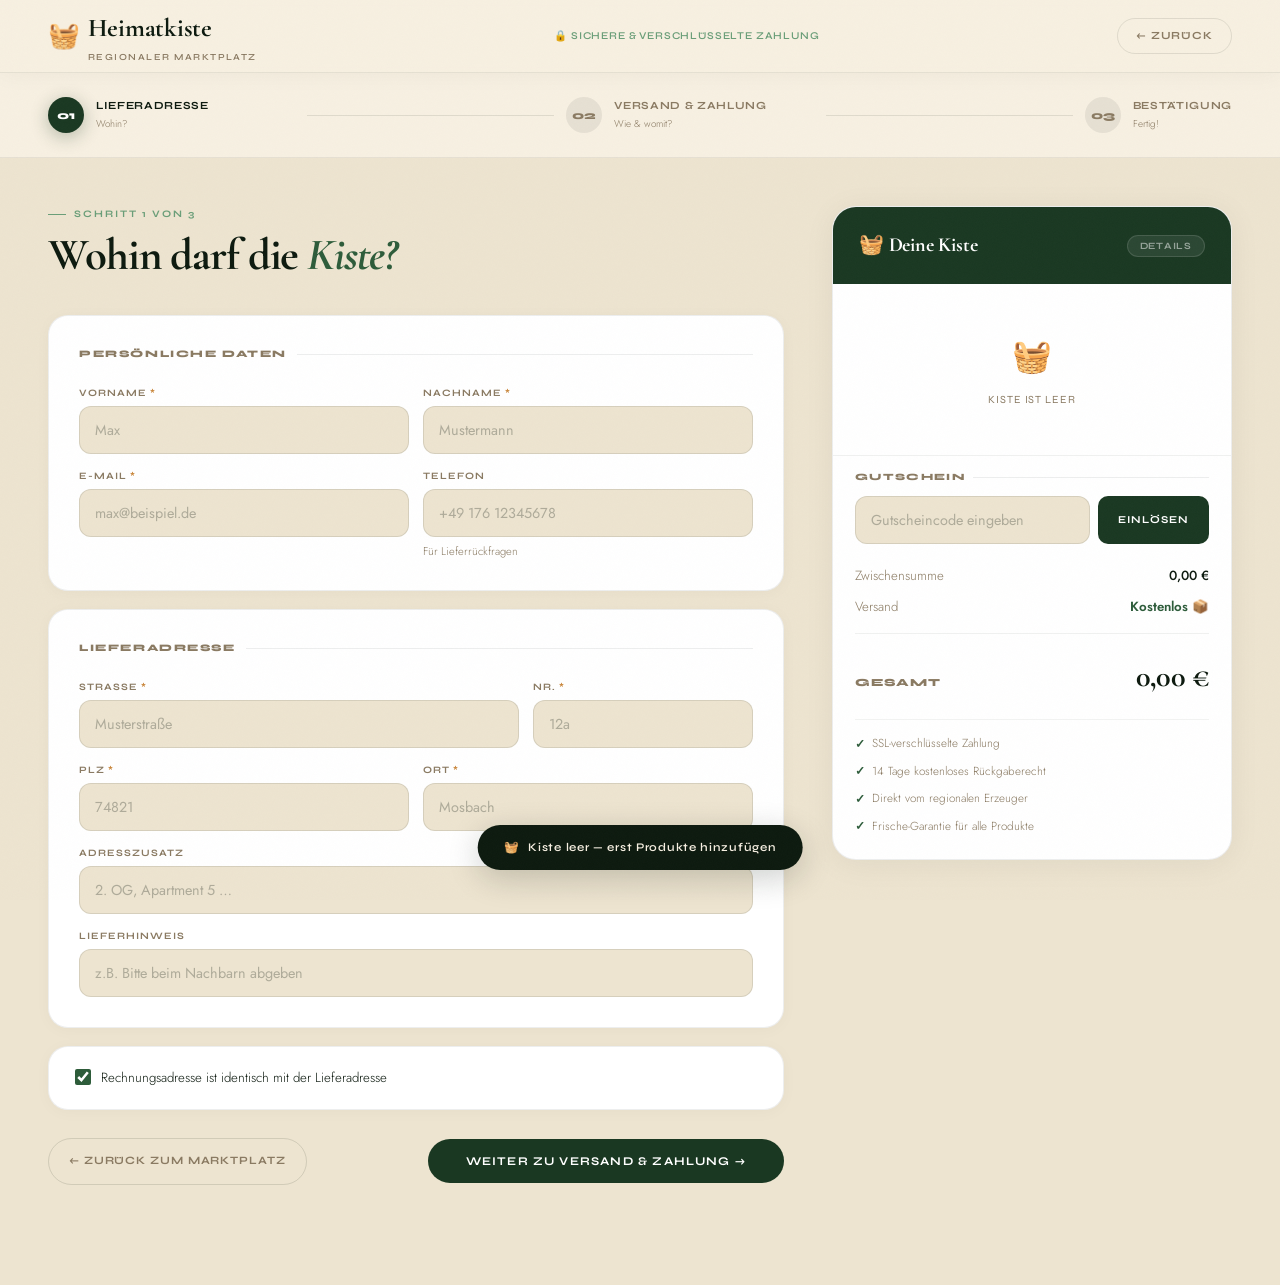
<file: HeimatkisteCheckout.html>
<!DOCTYPE html>
<html lang="de">
<head>
<meta charset="UTF-8">
<meta name="viewport" content="width=device-width, initial-scale=1.0">
<title>Heimatkiste — Kasse</title>
<link rel="preconnect" href="https://fonts.googleapis.com">
<link href="https://fonts.googleapis.com/css2?family=Cormorant+Garamond:ital,wght@0,400;0,600;0,700;1,400;1,600;1,700&family=Syne:wght@400;500;600;700;800&family=Jost:wght@300;400;500&display=swap" rel="stylesheet">
<style>
:root {
  --ink:#0d1a0f; --forest:#1a3822; --leaf:#2d5c3a; --moss:#3d6b47;
  --sage:#6a9e78; --mint:#c4dbc9; --amber:#c9863a; --amber2:#e8a84e;
  --cream:#f7f0e2; --parch:#ede4d0; --wheat:#d6c5a0; --chalk:#8a7a62;
  --rust:#b84c2a; --white:#fffdf8; --red:#c93a2a;
  --display:'Cormorant Garamond',Georgia,serif;
  --ui:'Syne',sans-serif; --body:'Jost',sans-serif;
  --ease:cubic-bezier(0.16,1,0.3,1);
}
*,*::before,*::after{box-sizing:border-box;margin:0;padding:0;}
html{scroll-behavior:smooth;font-size:16px;}
body{background:var(--parch);color:var(--ink);font-family:var(--body);font-weight:400;line-height:1.65;overflow-x:hidden;min-height:100vh;}
img{display:block;max-width:100%;}a{text-decoration:none;color:inherit;}
button{cursor:pointer;border:none;font-family:inherit;background:none;}
input,select,textarea{font-family:var(--body);}
body::before{content:'';position:fixed;inset:0;z-index:9999;pointer-events:none;opacity:.024;background-image:url("data:image/svg+xml,%3Csvg xmlns='http://www.w3.org/2000/svg' width='200' height='200'%3E%3Cfilter id='n'%3E%3CfeTurbulence type='fractalNoise' baseFrequency='0.9' numOctaves='4' stitchTiles='stitch'/%3E%3C/filter%3E%3Crect width='200' height='200' filter='url(%23n)'/%3E%3C/svg%3E");background-size:150px;}

/* HEADER */
header{background:rgba(247,240,226,.97);backdrop-filter:blur(20px);border-bottom:1px solid rgba(13,26,15,.07);position:sticky;top:0;z-index:200;box-shadow:0 2px 24px rgba(13,26,15,.04);}
.nav{max-width:1320px;margin:0 auto;padding:0 48px;height:72px;display:flex;align-items:center;justify-content:space-between;gap:24px;}
.logo{font-family:var(--display);font-size:1.6rem;font-weight:700;color:var(--ink);display:flex;align-items:center;gap:8px;letter-spacing:-.01em;}
.logo-sub{font-family:var(--ui);font-size:.58rem;font-weight:600;letter-spacing:.16em;text-transform:uppercase;color:var(--chalk);margin-top:1px;}
.nav-secure{display:flex;align-items:center;gap:6px;font-family:var(--ui);font-size:.65rem;font-weight:600;letter-spacing:.08em;text-transform:uppercase;color:var(--sage);}
.nav-back{font-family:var(--ui);font-size:.68rem;font-weight:700;letter-spacing:.08em;text-transform:uppercase;color:var(--chalk);display:flex;align-items:center;gap:6px;transition:color .2s;padding:8px 18px;border-radius:100px;border:1.5px solid rgba(13,26,15,.1);}
.nav-back:hover{color:var(--leaf);border-color:rgba(45,92,58,.25);}

/* PROGRESS */
.progress-wrap{background:var(--cream);border-bottom:1px solid rgba(13,26,15,.07);padding:0 48px;}
.progress-inner{max-width:1320px;margin:0 auto;padding:24px 0;}
.progress-steps{display:flex;align-items:center;}
.ps-item{display:flex;align-items:center;gap:12px;flex:1;}
.ps-item:last-child{flex:none;}
.ps-num{width:36px;height:36px;border-radius:50%;display:flex;align-items:center;justify-content:center;font-family:var(--ui);font-size:.72rem;font-weight:800;flex-shrink:0;transition:all .4s var(--ease);}
.ps-item.done .ps-num{background:var(--leaf);color:white;}
.ps-item.active .ps-num{background:var(--forest);color:white;box-shadow:0 4px 18px rgba(26,56,34,.3);}
.ps-item.pending .ps-num{background:rgba(13,26,15,.07);color:var(--chalk);}
.ps-label{font-family:var(--ui);font-size:.68rem;font-weight:700;letter-spacing:.06em;text-transform:uppercase;transition:color .4s;}
.ps-item.active .ps-label{color:var(--ink);}
.ps-item.done .ps-label{color:var(--leaf);}
.ps-item.pending .ps-label{color:var(--chalk);}
.ps-sub{font-size:.62rem;color:var(--chalk);font-weight:300;margin-top:1px;}
.ps-connector{height:1px;flex:1;margin:0 12px;transition:background .5s;}
.ps-connector.done{background:var(--leaf);}
.ps-connector.pending{background:rgba(13,26,15,.1);}

/* LAYOUT */
.checkout-layout{max-width:1320px;margin:0 auto;padding:48px 48px 100px;display:grid;grid-template-columns:1fr 400px;gap:48px;align-items:start;}

/* PANELS */
.form-panel{display:none;animation:panelIn .5s var(--ease) both;}
.form-panel.active{display:block;}
@keyframes panelIn{from{opacity:0;transform:translateX(20px)}to{opacity:1;transform:translateX(0)}}
.panel-header{margin-bottom:36px;}
.panel-eyebrow{font-family:var(--ui);font-size:.62rem;font-weight:700;letter-spacing:.2em;text-transform:uppercase;color:var(--sage);display:flex;align-items:center;gap:8px;margin-bottom:10px;}
.panel-eyebrow::before{content:'';width:18px;height:1px;background:var(--sage);}
.panel-title{font-family:var(--display);font-size:clamp(2rem,3.5vw,2.8rem);font-weight:700;line-height:1.05;letter-spacing:-.025em;}
.panel-title em{font-style:italic;color:var(--leaf);}

/* FORM SECTIONS */
.form-section{background:white;border-radius:20px;border:1px solid rgba(13,26,15,.07);padding:30px;margin-bottom:18px;box-shadow:0 2px 16px rgba(13,26,15,.03);}
.form-section-title{font-family:var(--ui);font-size:.62rem;font-weight:800;letter-spacing:.16em;text-transform:uppercase;color:var(--chalk);margin-bottom:22px;display:flex;align-items:center;gap:10px;}
.form-section-title::after{content:'';flex:1;height:1px;background:rgba(13,26,15,.07);}
.form-row{display:grid;gap:14px;margin-bottom:14px;}
.form-row.cols2{grid-template-columns:1fr 1fr;}
.form-row.cols3{grid-template-columns:2fr 1fr;}
.form-row:last-child{margin-bottom:0;}
.ff{display:flex;flex-direction:column;gap:5px;}
.ff label{font-family:var(--ui);font-size:.61rem;font-weight:700;letter-spacing:.1em;text-transform:uppercase;color:var(--chalk);}
.ff .req{color:var(--amber);}
.fi{background:var(--parch);border:1.5px solid rgba(13,26,15,.1);color:var(--ink);font-size:.9rem;padding:13px 15px;border-radius:12px;outline:none;transition:all .22s;width:100%;appearance:none;}
.fi:focus{border-color:var(--leaf);background:white;box-shadow:0 0 0 3px rgba(45,92,58,.06);}
.fi::placeholder{color:rgba(13,26,15,.28);}
.fi.err{border-color:var(--red);}
.fi.ok{border-color:rgba(45,92,58,.35);}
.fi-note{font-size:.7rem;color:var(--chalk);font-weight:300;}
select.fi{background-image:url("data:image/svg+xml,%3Csvg xmlns='http://www.w3.org/2000/svg' width='12' height='7'%3E%3Cpath d='M1 1l5 5 5-5' stroke='%238a7a62' stroke-width='1.5' fill='none' stroke-linecap='round'/%3E%3C/svg%3E");background-repeat:no-repeat;background-position:right 14px center;padding-right:40px;cursor:pointer;}
.chk-row{display:flex;align-items:flex-start;gap:10px;cursor:pointer;}
.chk-row input[type=checkbox]{width:16px;height:16px;accent-color:var(--leaf);cursor:pointer;flex-shrink:0;margin-top:2px;}
.chk-label{font-size:.83rem;color:var(--ink);font-weight:300;line-height:1.65;}

/* PLZ HINT */
.plz-hint{font-size:.72rem;color:var(--sage);font-weight:500;margin-top:3px;display:none;}
.plz-hint.show{display:block;}
.zone-pill{display:inline-flex;align-items:center;background:rgba(45,92,58,.1);color:var(--leaf);font-family:var(--ui);font-size:.58rem;font-weight:700;letter-spacing:.08em;text-transform:uppercase;padding:2px 9px;border-radius:100px;margin-left:6px;}
.zone-pill.b{background:rgba(201,134,58,.12);color:var(--amber);}
.zone-pill.c{background:rgba(201,58,42,.08);color:var(--red);}

/* DELIVERY OPTS */
.delivery-opts{display:flex;flex-direction:column;gap:10px;}
.dopt{display:flex;align-items:flex-start;gap:14px;padding:18px 20px;border-radius:14px;border:2px solid rgba(13,26,15,.1);cursor:pointer;transition:all .22s;background:var(--parch);}
.dopt:hover{border-color:rgba(45,92,58,.3);}
.dopt.sel{border-color:var(--leaf);background:rgba(45,92,58,.04);}
.dopt input[type=radio]{position:absolute;opacity:0;width:0;height:0;}
.radio-dot{width:20px;height:20px;border-radius:50%;border:2px solid rgba(13,26,15,.2);flex-shrink:0;margin-top:3px;display:flex;align-items:center;justify-content:center;transition:all .2s;}
.dopt.sel .radio-dot{border-color:var(--leaf);background:var(--leaf);}
.radio-dot::after{content:'';width:7px;height:7px;border-radius:50%;background:white;opacity:0;transition:opacity .2s;}
.dopt.sel .radio-dot::after{opacity:1;}
.dopt-icon{font-size:1.5rem;flex-shrink:0;}
.dopt-body{flex:1;}
.dopt-name{font-family:var(--ui);font-size:.76rem;font-weight:700;color:var(--ink);margin-bottom:2px;}
.dopt-desc{font-size:.76rem;color:var(--chalk);font-weight:300;line-height:1.5;}
.dopt-tag{font-family:var(--ui);font-size:.58rem;font-weight:700;letter-spacing:.08em;text-transform:uppercase;padding:2px 9px;border-radius:100px;margin-top:5px;display:inline-block;}
.tag-free{background:rgba(45,92,58,.1);color:var(--leaf);}
.tag-exp{background:rgba(201,134,58,.12);color:var(--amber);}
.dopt-price{font-family:var(--display);font-size:1.1rem;font-weight:700;flex-shrink:0;color:var(--ink);}
.dopt-price.free{font-family:var(--ui);font-size:.76rem;color:var(--leaf);font-weight:700;}

/* PAY TABS */
.pay-tabs{display:grid;grid-template-columns:repeat(4,1fr);gap:8px;margin-bottom:22px;}
.ptab{padding:14px 8px;border-radius:12px;border:2px solid rgba(13,26,15,.09);cursor:pointer;text-align:center;transition:all .2s;background:var(--parch);}
.ptab:hover{border-color:rgba(45,92,58,.25);}
.ptab.sel{border-color:var(--leaf);background:rgba(45,92,58,.04);}
.ptab-icon{font-size:1.5rem;margin-bottom:5px;}
.ptab-name{font-family:var(--ui);font-size:.6rem;font-weight:700;letter-spacing:.04em;text-transform:uppercase;color:var(--ink);}
.pf{display:none;}
.pf.active{display:block;animation:panelIn .3s var(--ease) both;}
.card-brands{display:flex;gap:7px;margin-bottom:16px;}
.card-brand{background:white;border:1px solid rgba(13,26,15,.1);border-radius:6px;padding:3px 10px;font-size:.68rem;font-family:var(--ui);font-weight:700;color:var(--chalk);}
.fi-card{padding-left:46px;background-image:url("data:image/svg+xml,%3Csvg xmlns='http://www.w3.org/2000/svg' width='22' height='22' viewBox='0 0 24 24' fill='none'%3E%3Crect x='2' y='5' width='20' height='14' rx='2' stroke='%238a7a62' stroke-width='1.5'/%3E%3Cline x1='2' y1='10' x2='22' y2='10' stroke='%238a7a62' stroke-width='1.5'/%3E%3C/svg%3E");background-repeat:no-repeat;background-position:13px center;}
.info-box{background:rgba(45,92,58,.05);border:1px solid rgba(45,92,58,.14);border-radius:14px;padding:18px 20px;display:flex;gap:12px;align-items:flex-start;}
.info-box-icon{font-size:1.5rem;flex-shrink:0;}
.info-box-text{font-size:.82rem;color:var(--chalk);line-height:1.65;font-weight:300;}
.info-box-text strong{color:var(--ink);font-weight:500;}
.err-box{background:rgba(201,58,42,.06);border:1px solid rgba(201,58,42,.18);border-radius:10px;padding:10px 14px;font-size:.78rem;color:var(--red);font-weight:500;display:none;margin-top:8px;}
.err-box.show{display:block;}

/* COUPON */
.coupon-row{display:flex;gap:8px;}
.coupon-row .fi{flex:1;}
.coupon-btn{background:var(--forest);color:white;font-family:var(--ui);font-size:.66rem;font-weight:700;letter-spacing:.1em;text-transform:uppercase;padding:13px 20px;border-radius:10px;transition:all .2s;white-space:nowrap;}
.coupon-btn:hover{background:var(--leaf);}
.coupon-ok{display:none;align-items:center;gap:7px;color:var(--leaf);font-size:.8rem;font-weight:500;margin-top:8px;}
.coupon-ok.show{display:flex;}

/* NAV BUTTONS */
.form-nav{display:flex;align-items:center;justify-content:space-between;margin-top:28px;gap:16px;}
.btn-back-step{font-family:var(--ui);font-size:.7rem;font-weight:700;letter-spacing:.08em;text-transform:uppercase;color:var(--chalk);display:flex;align-items:center;gap:6px;padding:13px 20px;border-radius:100px;border:1.5px solid rgba(13,26,15,.12);transition:all .2s;}
.btn-back-step:hover{color:var(--ink);border-color:rgba(13,26,15,.25);}
.btn-next{background:var(--forest);color:white;font-family:var(--ui);font-size:.74rem;font-weight:700;letter-spacing:.1em;text-transform:uppercase;padding:15px 38px;border-radius:100px;transition:all .3s var(--ease);display:inline-flex;align-items:center;gap:10px;}
.btn-next:hover{background:var(--leaf);transform:translateY(-2px);box-shadow:0 14px 36px rgba(26,56,34,.22);}
.btn-next:disabled{opacity:.45;cursor:not-allowed;transform:none!important;box-shadow:none!important;}
.btn-next.amber-btn{background:var(--amber);}
.btn-next.amber-btn:hover{background:var(--amber2);}

/* ORDER SUMMARY */
.order-summary{background:white;border-radius:24px;border:1px solid rgba(13,26,15,.07);position:sticky;top:100px;box-shadow:0 4px 32px rgba(13,26,15,.06);overflow:hidden;}
.os-head{background:var(--forest);padding:22px 26px;display:flex;align-items:center;justify-content:space-between;}
.os-title{font-family:var(--display);font-size:1.25rem;font-weight:700;color:white;letter-spacing:-.01em;}
.os-toggle{font-family:var(--ui);font-size:.6rem;font-weight:700;letter-spacing:.08em;text-transform:uppercase;color:rgba(255,255,255,.5);background:rgba(255,255,255,.08);border:1px solid rgba(255,255,255,.12);padding:4px 12px;border-radius:100px;transition:all .2s;cursor:pointer;}
.os-toggle:hover{color:white;}
.os-items{padding:18px 22px;border-bottom:1px solid rgba(13,26,15,.06);max-height:300px;overflow-y:auto;}
.os-items::-webkit-scrollbar{width:3px;}.os-items::-webkit-scrollbar-thumb{background:var(--wheat);border-radius:2px;}
.os-item{display:flex;gap:11px;align-items:center;padding:9px 0;border-bottom:1px solid rgba(13,26,15,.04);}
.os-item:last-child{border-bottom:none;}
.oi-img{width:48px;height:48px;border-radius:9px;object-fit:cover;background:var(--parch);flex-shrink:0;}
.oi-info{flex:1;min-width:0;}
.oi-name{font-family:var(--display);font-size:.88rem;font-weight:700;white-space:nowrap;overflow:hidden;text-overflow:ellipsis;}
.oi-farm{font-size:.68rem;color:var(--chalk);font-weight:300;}
.oi-qty{font-family:var(--ui);font-size:.6rem;font-weight:700;color:var(--sage);background:rgba(106,158,120,.1);padding:1px 7px;border-radius:100px;display:inline-block;margin-top:3px;}
.oi-price{font-family:var(--display);font-size:.92rem;font-weight:700;flex-shrink:0;}
.os-empty{text-align:center;padding:28px;color:var(--chalk);}
.oe-icon{font-size:2rem;margin-bottom:8px;}
.oe-txt{font-family:var(--ui);font-size:.68rem;letter-spacing:.08em;text-transform:uppercase;}
.os-coupon{padding:14px 22px 0;}
.os-coupon-title{font-family:var(--ui);font-size:.6rem;font-weight:800;letter-spacing:.14em;text-transform:uppercase;color:var(--chalk);margin-bottom:10px;display:flex;align-items:center;gap:8px;}
.os-coupon-title::after{content:'';flex:1;height:1px;background:rgba(13,26,15,.07);}
.os-totals{padding:16px 22px 0;}
.os-row{display:flex;justify-content:space-between;align-items:center;padding:5px 0;font-size:.83rem;}
.os-row .lbl{color:var(--chalk);font-weight:300;}
.os-row .val{font-weight:500;}
.val-green{color:var(--leaf)!important;font-weight:600!important;}
.val-amber{color:var(--amber)!important;font-weight:600!important;}
.os-divider{height:1px;background:rgba(13,26,15,.06);margin:10px 0;}
.os-total-row{display:flex;justify-content:space-between;align-items:baseline;padding:8px 0 0;}
.os-total-lbl{font-family:var(--ui);font-size:.68rem;font-weight:800;letter-spacing:.1em;text-transform:uppercase;color:var(--chalk);}
.os-total-val{font-family:var(--display);font-size:1.9rem;font-weight:700;letter-spacing:-.02em;}
.os-footer{padding:16px 22px 22px;}
.os-trust{display:flex;flex-direction:column;gap:7px;padding-top:14px;border-top:1px solid rgba(13,26,15,.05);}
.ot-item{display:flex;align-items:center;gap:7px;font-size:.73rem;color:var(--chalk);font-weight:300;}
.ot-item::before{content:'✓';color:var(--leaf);font-weight:700;font-size:.78rem;flex-shrink:0;}

/* CONFIRM */
#panel-3{text-align:center;}
.confirm-anim{width:88px;height:88px;border-radius:50%;background:var(--leaf);display:flex;align-items:center;justify-content:center;font-size:2.2rem;margin:0 auto 26px;animation:confirmPop .65s .1s var(--ease) both;}
@keyframes confirmPop{from{opacity:0;transform:scale(.4) rotate(-20deg)}to{opacity:1;transform:scale(1) rotate(0)}}
.confirm-order-num{font-family:var(--ui);font-size:.65rem;font-weight:700;letter-spacing:.18em;text-transform:uppercase;color:var(--sage);margin-bottom:8px;}
.confirm-title{font-family:var(--display);font-size:clamp(2.2rem,4vw,3rem);font-weight:700;letter-spacing:-.025em;margin-bottom:10px;line-height:1.1;}
.confirm-title em{font-style:italic;color:var(--leaf);}
.confirm-sub{font-size:.93rem;color:var(--chalk);font-weight:300;line-height:1.75;max-width:460px;margin:0 auto 36px;}
.confirm-boxes{display:grid;grid-template-columns:1fr 1fr;gap:14px;text-align:left;margin-bottom:28px;}
.cbox{background:white;border-radius:14px;padding:20px 22px;border:1px solid rgba(13,26,15,.07);}
.cbox-lbl{font-family:var(--ui);font-size:.58rem;font-weight:700;letter-spacing:.14em;text-transform:uppercase;color:var(--sage);margin-bottom:8px;}
.cbox-val{font-size:.85rem;color:var(--ink);font-weight:300;line-height:1.65;}
.cbox-val strong{font-weight:500;}
.confirm-items{background:white;border-radius:14px;border:1px solid rgba(13,26,15,.07);overflow:hidden;margin-bottom:24px;text-align:left;}
.ci-row{display:flex;gap:11px;align-items:center;padding:12px 18px;border-bottom:1px solid rgba(13,26,15,.05);}
.ci-row:last-child{border-bottom:none;}
.ci-img{width:42px;height:42px;border-radius:7px;object-fit:cover;background:var(--parch);}
.ci-name{font-family:var(--display);font-size:.88rem;font-weight:700;flex:1;}
.ci-qty{font-size:.72rem;color:var(--chalk);}
.ci-price{font-family:var(--display);font-size:.92rem;font-weight:700;}
.confirm-actions{display:flex;gap:12px;justify-content:center;flex-wrap:wrap;}
.btn-continue{background:var(--forest);color:white;font-family:var(--ui);font-size:.7rem;font-weight:700;letter-spacing:.1em;text-transform:uppercase;padding:14px 34px;border-radius:100px;transition:all .3s var(--ease);display:inline-flex;align-items:center;gap:8px;}
.btn-continue:hover{background:var(--leaf);transform:translateY(-2px);box-shadow:0 14px 36px rgba(26,56,34,.2);}
.btn-secondary{font-family:var(--ui);font-size:.7rem;font-weight:700;letter-spacing:.1em;text-transform:uppercase;padding:14px 24px;border-radius:100px;border:1.5px solid rgba(13,26,15,.12);color:var(--chalk);transition:all .2s;display:inline-flex;align-items:center;gap:8px;}
.btn-secondary:hover{color:var(--ink);border-color:rgba(13,26,15,.25);}

/* LOADING SPINNER */
.spinner-wrap{display:none;align-items:center;justify-content:center;gap:12px;padding:12px 0;}
.spinner-wrap.show{display:flex;}
.spinner{width:20px;height:20px;border:2.5px solid rgba(45,92,58,.15);border-top-color:var(--leaf);border-radius:50%;animation:spin 1s linear infinite;}
@keyframes spin{to{transform:rotate(360deg)}}
.spinner-txt{font-family:var(--ui);font-size:.7rem;font-weight:700;letter-spacing:.08em;text-transform:uppercase;color:var(--chalk);animation:blink 1.2s ease-in-out infinite;}
@keyframes blink{0%,100%{opacity:.4}50%{opacity:1}}

/* FARM PICKUP CARDS */
.pickup-wrap{margin-top:20px;animation:panelIn .4s var(--ease) both;}
.pickup-intro{font-size:.82rem;color:var(--chalk);font-weight:300;line-height:1.65;margin-bottom:16px;display:flex;align-items:flex-start;gap:9px;}
.pickup-intro-icon{font-size:1.2rem;flex-shrink:0;margin-top:1px;}
.farm-card{background:var(--cream);border:2px solid rgba(13,26,15,.08);border-radius:16px;overflow:hidden;margin-bottom:12px;transition:border-color .2s;}
.farm-card:last-child{margin-bottom:0;}
.fc-head{display:flex;align-items:center;gap:14px;padding:16px 18px;cursor:pointer;user-select:none;}
.fc-icon{width:44px;height:44px;border-radius:11px;background:var(--forest);display:flex;align-items:center;justify-content:center;font-size:1.3rem;flex-shrink:0;}
.fc-info{flex:1;min-width:0;}
.fc-name{font-family:var(--display);font-size:1rem;font-weight:700;letter-spacing:-.01em;}
.fc-meta{font-size:.7rem;color:var(--chalk);font-weight:300;margin-top:2px;}
.fc-badge{font-family:var(--ui);font-size:.57rem;font-weight:700;letter-spacing:.08em;text-transform:uppercase;background:rgba(45,92,58,.1);color:var(--leaf);padding:3px 9px;border-radius:100px;white-space:nowrap;}
.fc-toggle{font-size:.9rem;color:var(--chalk);transition:transform .3s;flex-shrink:0;}
.fc-toggle.open{transform:rotate(180deg);}
.fc-body{display:none;padding:0 18px 18px;}
.fc-body.open{display:block;}
.fc-details{display:grid;grid-template-columns:1fr 1fr;gap:8px;margin-bottom:14px;}
.fc-detail{background:white;border-radius:10px;padding:11px 13px;}
.fc-detail-lbl{font-family:var(--ui);font-size:.55rem;font-weight:800;letter-spacing:.14em;text-transform:uppercase;color:var(--chalk);margin-bottom:4px;}
.fc-detail-val{font-size:.77rem;color:var(--ink);font-weight:400;line-height:1.55;}
.fc-detail-val a{color:var(--leaf);font-weight:500;}
.fc-products{border-top:1px solid rgba(13,26,15,.06);padding-top:13px;margin-bottom:14px;}
.fc-prod-title{font-family:var(--ui);font-size:.58rem;font-weight:800;letter-spacing:.12em;text-transform:uppercase;color:var(--chalk);margin-bottom:9px;}
.fc-prod-item{display:flex;align-items:center;gap:10px;padding:6px 0;border-bottom:1px solid rgba(13,26,15,.04);}
.fc-prod-item:last-child{border-bottom:none;}
.fc-prod-img{width:34px;height:34px;border-radius:7px;object-fit:cover;background:var(--parch);flex-shrink:0;}
.fc-prod-name{flex:1;font-size:.81rem;font-weight:400;}
.fc-prod-qty{font-family:var(--ui);font-size:.63rem;font-weight:700;color:var(--sage);}
.fc-timeslot{background:white;border-radius:10px;padding:13px;}
.fc-timeslot-lbl{font-family:var(--ui);font-size:.58rem;font-weight:800;letter-spacing:.12em;text-transform:uppercase;color:var(--chalk);margin-bottom:9px;}
.ts-grid{display:grid;grid-template-columns:repeat(3,1fr);gap:5px;}
.ts-btn{padding:8px 5px;border-radius:8px;border:1.5px solid rgba(13,26,15,.1);font-family:var(--ui);font-size:.6rem;font-weight:700;text-align:center;cursor:pointer;transition:all .2s;background:var(--parch);color:var(--ink);line-height:1.4;}
.ts-btn:hover{border-color:rgba(45,92,58,.3);}
.ts-btn.sel{border-color:var(--leaf);background:rgba(45,92,58,.08);color:var(--leaf);}
.ts-btn.full{opacity:.38;cursor:not-allowed;text-decoration:line-through;color:var(--chalk);}

/* TOAST */
.toast{position:fixed;bottom:30px;left:50%;transform:translateX(-50%) translateY(80px);background:var(--ink);color:var(--cream);font-family:var(--ui);font-size:.73rem;font-weight:600;letter-spacing:.06em;padding:13px 26px;border-radius:100px;z-index:9998;transition:transform .4s var(--ease),opacity .4s;opacity:0;white-space:nowrap;display:flex;align-items:center;gap:9px;pointer-events:none;box-shadow:0 8px 32px rgba(13,26,15,.2);}
.toast.on{transform:translateX(-50%) translateY(0);opacity:1;}

/* RESPONSIVE */
@media(max-width:1060px){
  .checkout-layout{grid-template-columns:1fr;max-width:680px;}
  .order-summary{position:relative;top:0;order:-1;}
}
@media(max-width:680px){
  .nav{padding:0 20px;}.nav-secure{display:none;}
  .checkout-layout{padding:24px 20px 72px;}
  .progress-wrap{padding:0 20px;}
  .form-row.cols2{grid-template-columns:1fr;}
  .form-row.cols3{grid-template-columns:1fr 1fr;}
  .confirm-boxes{grid-template-columns:1fr;}
  .pay-tabs{grid-template-columns:1fr 1fr;}
  .ps-sub{display:none;}
  .ps-label{font-size:.58rem;}
}
</style>
</head>
<body>

<!-- HEADER -->
<header>
  <div class="nav">
    <a href="heimatkiste.html" class="logo">
      <span>🧺</span>
      <div><div>Heimatkiste</div><div class="logo-sub">Regionaler Marktplatz</div></div>
    </a>
    <div class="nav-secure">🔒 Sichere & verschlüsselte Zahlung</div>
    <a href="heimatkiste.html" class="nav-back">← Zurück</a>
  </div>
</header>

<!-- PROGRESS -->
<div class="progress-wrap">
  <div class="progress-inner">
    <div class="progress-steps">
      <div class="ps-item active" id="ps1">
        <div class="ps-num" id="pn1">01</div>
        <div><div class="ps-label">Lieferadresse</div><div class="ps-sub">Wohin?</div></div>
      </div>
      <div class="ps-connector pending" id="pc1"></div>
      <div class="ps-item pending" id="ps2">
        <div class="ps-num" id="pn2">02</div>
        <div><div class="ps-label">Versand & Zahlung</div><div class="ps-sub">Wie & womit?</div></div>
      </div>
      <div class="ps-connector pending" id="pc2"></div>
      <div class="ps-item pending" id="ps3">
        <div class="ps-num" id="pn3">03</div>
        <div><div class="ps-label">Bestätigung</div><div class="ps-sub">Fertig!</div></div>
      </div>
    </div>
  </div>
</div>

<!-- MAIN -->
<div class="checkout-layout">

  <!-- LEFT: FORMS -->
  <div>

    <!--  STEP 1: ADRESSE  -->
    <div class="form-panel active" id="panel-1">
      <div class="panel-header">
        <div class="panel-eyebrow">Schritt 1 von 3</div>
        <h1 class="panel-title">Wohin darf die <em>Kiste?</em></h1>
      </div>

      <div class="form-section">
        <div class="form-section-title">Persönliche Daten</div>
        <div class="form-row cols2">
          <div class="ff"><label>Vorname <span class="req">*</span></label><input class="fi" type="text" id="f_vn" placeholder="Max" autocomplete="given-name"></div>
          <div class="ff"><label>Nachname <span class="req">*</span></label><input class="fi" type="text" id="f_nn" placeholder="Mustermann" autocomplete="family-name"></div>
        </div>
        <div class="form-row cols2">
          <div class="ff"><label>E-Mail <span class="req">*</span></label><input class="fi" type="email" id="f_em" placeholder="max@beispiel.de" autocomplete="email"></div>
          <div class="ff"><label>Telefon</label><input class="fi" type="tel" id="f_tel" placeholder="+49 176 12345678" autocomplete="tel"><span class="fi-note">Für Lieferrückfragen</span></div>
        </div>
      </div>

      <div class="form-section">
        <div class="form-section-title">Lieferadresse</div>
        <div class="form-row cols3">
          <div class="ff" style="grid-column:1"><label>Straße <span class="req">*</span></label><input class="fi" type="text" id="f_str" placeholder="Musterstraße" autocomplete="address-line1"></div>
          <div class="ff" style="grid-column:2"><label>Nr. <span class="req">*</span></label><input class="fi" type="text" id="f_hnr" placeholder="12a"></div>
        </div>
        <div class="form-row cols2">
          <div class="ff">
            <label>PLZ <span class="req">*</span></label>
            <input class="fi" type="text" id="f_plz" placeholder="74821" maxlength="5" autocomplete="postal-code" oninput="checkPlz(this.value)">
            <div class="plz-hint" id="plzHint"></div>
          </div>
          <div class="ff"><label>Ort <span class="req">*</span></label><input class="fi" type="text" id="f_ort" placeholder="Mosbach" autocomplete="address-level2"></div>
        </div>
        <div class="form-row">
          <div class="ff"><label>Adresszusatz</label><input class="fi" type="text" id="f_add" placeholder="2. OG, Apartment 5 …"></div>
        </div>
        <div class="form-row">
          <div class="ff"><label>Lieferhinweis</label><input class="fi" type="text" id="f_hint" placeholder="z.B. Bitte beim Nachbarn abgeben"></div>
        </div>
      </div>

      <div class="form-section" style="padding:20px 26px;">
        <label class="chk-row">
          <input type="checkbox" id="sameAddr" checked onchange="toggleBillAddr(this.checked)">
          <span class="chk-label">Rechnungsadresse ist identisch mit der Lieferadresse</span>
        </label>
        <div id="billAddrFields" style="display:none;margin-top:18px;">
          <div class="form-section-title" style="margin-bottom:16px;">Rechnungsadresse</div>
          <div class="form-row cols2">
            <div class="ff"><label>Vorname <span class="req">*</span></label><input class="fi" type="text" id="b_vn" placeholder="Max"></div>
            <div class="ff"><label>Nachname <span class="req">*</span></label><input class="fi" type="text" id="b_nn" placeholder="Mustermann"></div>
          </div>
          <div class="form-row cols3">
            <div class="ff"><label>Straße <span class="req">*</span></label><input class="fi" type="text" id="b_str" placeholder="Rechnungsstraße"></div>
            <div class="ff"><label>Nr.</label><input class="fi" type="text" id="b_hnr" placeholder="1"></div>
          </div>
          <div class="form-row cols2">
            <div class="ff"><label>PLZ <span class="req">*</span></label><input class="fi" type="text" id="b_plz" placeholder="74821" maxlength="5"></div>
            <div class="ff"><label>Ort <span class="req">*</span></label><input class="fi" type="text" id="b_ort" placeholder="Mosbach"></div>
          </div>
        </div>
      </div>

      <div class="form-nav">
        <a href="heimatkiste.html" class="btn-back-step">← Zurück zum Marktplatz</a>
        <button class="btn-next" onclick="goStep(2)">Weiter zu Versand & Zahlung →</button>
      </div>
    </div>


    <!--  STEP 2: VERSAND & ZAHLUNG  -->
    <div class="form-panel" id="panel-2">
      <div class="panel-header">
        <div class="panel-eyebrow">Schritt 2 von 3</div>
        <h1 class="panel-title">Versand &amp; <em>Zahlung.</em></h1>
      </div>

      <div class="form-section">
        <div class="form-section-title">Versandmethode</div>
        <div class="delivery-opts">

          <label class="dopt sel" id="do-std" onclick="selDelivery('std',0)">
            <input type="radio" name="del" value="std" checked>
            <div class="radio-dot"></div>
            <div class="dopt-icon">📦</div>
            <div class="dopt-body">
              <div class="dopt-name">Standard — Direkt vom Hof</div>
              <div class="dopt-desc">3–5 Werktage · Klimaneutral verpackt · Sendungsverfolgung inklusive</div>
              <div class="dopt-tag tag-free">✓ Kostenlos</div>
            </div>
            <div class="dopt-price free">Kostenlos</div>
          </label>

          <label class="dopt" id="do-exp" onclick="selDelivery('exp',4.99)">
            <input type="radio" name="del" value="exp">
            <div class="radio-dot"></div>
            <div class="dopt-icon">⚡</div>
            <div class="dopt-body">
              <div class="dopt-name">Express — Schnelllieferung</div>
              <div class="dopt-desc">1–2 Werktage · Wunschzeitfenster wählbar · Priorität beim Erzeuger</div>
              <div class="dopt-tag tag-exp">⚡ Express</div>
            </div>
            <div class="dopt-price">4,99 €</div>
          </label>

          <label class="dopt" id="do-pick" onclick="selDelivery('pick',0)">
            <input type="radio" name="del" value="pick">
            <div class="radio-dot"></div>
            <div class="dopt-icon">🏡</div>
            <div class="dopt-body">
              <div class="dopt-name">Abholung direkt beim Erzeuger</div>
              <div class="dopt-desc">Wunschtermin wählen · Frischer geht's nicht · Hof persönlich kennenlernen</div>
              <div class="dopt-tag tag-free">✓ Kostenlos</div>
            </div>
            <div class="dopt-price free">Kostenlos</div>
          </label>

        </div>

        <!-- FARM PICKUP CARDS -->
        <div id="pickupWrap" class="pickup-wrap" style="display:none;">
          <div class="pickup-intro">
            <span class="pickup-intro-icon">ℹ️</span>
            <span>Deine Artikel kommen von verschiedenen Höfen. Wähle pro Betrieb deinen Wunschtermin — du erhältst eine Bestätigung per E-Mail.</span>
          </div>
          <div id="farmCardsContainer"></div>
        </div>

        <div id="dateWrap" style="margin-top:18px;">
          <div class="ff">
            <label>Gewünschtes Lieferdatum (optional)</label>
            <input class="fi" type="date" id="f_date" min="">
            <span class="fi-note">Wir bestätigen per E-Mail sobald deine Kiste unterwegs ist</span>
          </div>
        </div>
      </div>

      <div class="form-section">
        <div class="form-section-title">Zahlungsmethode</div>

        <div class="pay-tabs">
          <div class="ptab sel" id="ptab-card" onclick="selPay('card')"><div class="ptab-icon">💳</div><div class="ptab-name">Kreditkarte</div></div>
          <div class="ptab" id="ptab-paypal" onclick="selPay('paypal')"><div class="ptab-icon">🅿️</div><div class="ptab-name">PayPal</div></div>
          <div class="ptab" id="ptab-invoice" onclick="selPay('invoice')"><div class="ptab-icon">📄</div><div class="ptab-name">Rechnung</div></div>
          <div class="ptab" id="ptab-sofort" onclick="selPay('sofort')"><div class="ptab-icon">⚡</div><div class="ptab-name">Sofort</div></div>
        </div>

        <!-- Kreditkarte -->
        <div class="pf active" id="pf-card">
          <div class="card-brands"><span class="card-brand">VISA</span><span class="card-brand">MC</span><span class="card-brand">AMEX</span></div>
          <div class="form-row">
            <div class="ff"><label>Karteninhaber <span class="req">*</span></label><input class="fi" type="text" id="c_name" placeholder="Max Mustermann" autocomplete="cc-name"></div>
          </div>
          <div class="form-row">
            <div class="ff"><label>Kartennummer <span class="req">*</span></label><input class="fi fi-card" type="text" id="c_num" placeholder="1234  5678  9012  3456" maxlength="22" oninput="fmtCard(this)"></div>
          </div>
          <div class="form-row cols2">
            <div class="ff"><label>Gültig bis <span class="req">*</span></label><input class="fi" type="text" id="c_exp" placeholder="MM / JJ" maxlength="7" oninput="fmtExp(this)"></div>
            <div class="ff"><label>CVV <span class="req">*</span></label><input class="fi" type="text" id="c_cvv" placeholder="•••" maxlength="4"><span class="fi-note">3–4 Stellen auf der Kartenrückseite</span></div>
          </div>
          <label class="chk-row" style="margin-top:8px;">
            <input type="checkbox" id="saveCard" style="width:15px;height:15px;accent-color:var(--leaf);">
            <span class="chk-label" style="font-size:.8rem;">Karte für nächste Bestellungen speichern</span>
          </label>
        </div>

        <!-- PayPal -->
        <div class="pf" id="pf-paypal">
          <div class="info-box"><div class="info-box-icon">🅿️</div><div class="info-box-text"><strong>Du wirst nach der Bestellung zu PayPal weitergeleitet.</strong><br>Bezahle sicher mit deinem PayPal-Konto oder einer dort hinterlegten Karte. Alle Daten werden direkt bei PayPal verarbeitet — kein Speichern bei uns.</div></div>
        </div>

        <!-- Rechnung -->
        <div class="pf" id="pf-invoice">
          <div class="info-box"><div class="info-box-icon">📄</div><div class="info-box-text"><strong>Zahlung auf Rechnung — 14 Tage Zahlungsziel.</strong><br>Du erhältst die Ware und zahlst danach per Überweisung. Die Rechnung kommt per E-Mail und liegt der Lieferung bei. Verfügbar ab dem 2. Einkauf.</div></div>
          <div class="form-row" style="margin-top:14px;">
            <div class="ff"><label>Geburtsdatum (zur Identifikation)</label><input class="fi" type="date" id="b_bday"></div>
          </div>
        </div>

        <!-- Sofort -->
        <div class="pf" id="pf-sofort">
          <div class="info-box"><div class="info-box-icon">⚡</div><div class="info-box-text"><strong>Sofortüberweisung via Klarna.</strong><br>Nach der Bestellung wirst du sicher zu deinem Online-Banking weitergeleitet. Sofortige Zahlungsbestätigung — alle deutschen Großbanken werden unterstützt.</div></div>
        </div>

        <div class="err-box" id="payErr">Bitte alle Zahlungsfelder korrekt ausfüllen.</div>
      </div>

      <!-- AGB -->
      <div class="form-section" style="padding:20px 26px;">
        <label class="chk-row">
          <input type="checkbox" id="agb">
          <span class="chk-label">Ich akzeptiere die <a href="heimatkiste-legal.html#agb" style="color:var(--leaf);font-weight:500;">AGB</a> und <a href="heimatkiste-legal.html#datenschutz" style="color:var(--leaf);font-weight:500;">Datenschutzerklärung</a> von Heimatkiste. <span style="color:var(--red);">*</span></span>
        </label>
        <label class="chk-row" style="margin-top:12px;">
          <input type="checkbox" id="newsletter">
          <span class="chk-label" style="font-size:.8rem;color:var(--chalk);">Ja, ich möchte saisonale Angebote und Rezepte per Newsletter erhalten. Jederzeit abmeldbar.</span>
        </label>
      </div>

      <div class="form-nav">
        <button class="btn-back-step" onclick="goStep(1)">← Zurück</button>
        <div>
          <div class="spinner-wrap" id="spinnerWrap"><div class="spinner"></div><span class="spinner-txt">Bestellung wird verarbeitet …</span></div>
          <button class="btn-next amber-btn" onclick="goStep(3)" id="btnOrder">📦 Jetzt kostenpflichtig bestellen</button>
        </div>
      </div>
    </div>


    <!--  STEP 3: BESTÄTIGUNG  -->
    <div class="form-panel" id="panel-3">
      <div class="confirm-anim">✓</div>
      <div class="confirm-order-num" id="c_ordernum">Bestellnummer: #HK-2026-XXXXX</div>
      <h1 class="confirm-title">Vielen Dank für<br>deine <em>Bestellung!</em></h1>
      <p class="confirm-sub">Deine Kiste ist auf dem Weg! Eine Bestätigungs-E-Mail mit Sendungsverfolgung geht gleich an dich raus.</p>

      <div class="confirm-boxes">
        <div class="cbox"><div class="cbox-lbl">📍 Lieferadresse</div><div class="cbox-val" id="c_addr">—</div></div>
        <div class="cbox"><div class="cbox-lbl">🚚 Versand & Zahlung</div><div class="cbox-val" id="c_ship">—</div></div>
        <div class="cbox"><div class="cbox-lbl">📧 Bestätigung an</div><div class="cbox-val" id="c_email">—</div></div>
        <div class="cbox"><div class="cbox-lbl">⏱️ Voraussichtliche Lieferung</div><div class="cbox-val" id="c_date">—</div></div>
      </div>

      <div class="confirm-items" id="c_items"></div>

      <div class="confirm-actions">
        <a href="heimatkiste.html" class="btn-continue">🛒 Weiter einkaufen</a>
        <button class="btn-secondary" onclick="window.print()">🖨️ Drucken</button>
      </div>
    </div>

  </div><!-- /left -->


  <!-- RIGHT: ORDER SUMMARY -->
  <div class="order-summary">
    <div class="os-head">
      <div class="os-title">🧺 Deine Kiste</div>
      <button class="os-toggle" id="osToggle" onclick="toggleSummary()">Details</button>
    </div>
    <div id="osColl">
      <div class="os-items" id="osItems">
        <div class="os-empty"><div class="oe-icon">🧺</div><div class="oe-txt">Kiste ist leer</div></div>
      </div>
      <div class="os-coupon">
        <div class="os-coupon-title">Gutschein</div>
        <div class="coupon-row">
          <input class="fi" type="text" id="couponIn" placeholder="Gutscheincode eingeben">
          <button class="coupon-btn" onclick="applyCoupon()">Einlösen</button>
        </div>
        <div class="coupon-ok" id="couponOk"><span>✓</span><span id="couponMsg">Gutschein angewendet!</span></div>
      </div>
    </div>
    <div class="os-totals">
      <div class="os-row"><span class="lbl">Zwischensumme</span><span class="val" id="osSub">0,00 €</span></div>
      <div class="os-row" id="osShipRow"><span class="lbl">Versand</span><span class="val val-green" id="osShip">Kostenlos 📦</span></div>
      <div class="os-row" id="osDiscRow" style="display:none;"><span class="lbl">Gutschein</span><span class="val val-amber" id="osDisc">−0,00 €</span></div>
      <div class="os-divider"></div>
      <div class="os-total-row"><span class="os-total-lbl">Gesamt</span><span class="os-total-val" id="osTotal">0,00 €</span></div>
    </div>
    <div class="os-footer">
      <div class="os-trust">
        <div class="ot-item">SSL-verschlüsselte Zahlung</div>
        <div class="ot-item">14 Tage kostenloses Rückgaberecht</div>
        <div class="ot-item">Direkt vom regionalen Erzeuger</div>
        <div class="ot-item">Frische-Garantie für alle Produkte</div>
      </div>
    </div>
  </div>

</div><!-- /layout -->

<div class="toast" id="toast"></div>

<script>
/* DATA */
const DP=[
  {id:'d1',name:'Bio-Äpfel Elstar',farm:'Obsthof Meyer',price:2.80,unit:'1 kg',img:'https://images.unsplash.com/photo-1560806887-1e4cd0b6bcd6?w=300&q=80'},
  {id:'d2',name:'Sonntagseier 12er',farm:'Geflügelhof Weber',price:4.20,unit:'12 Stk.',img:'https://images.unsplash.com/photo-1582284540020-8acbe03f4924?w=300&q=80'},
  {id:'d3',name:'Bunte Karotten',farm:'Gemüsebau Lang',price:1.90,unit:'500g',img:'https://images.unsplash.com/photo-1598170845058-32b9d6a5da37?w=300&q=80'},
  {id:'d4',name:'Heumilch Vollmilch',farm:'Hof Sonnenschein',price:1.45,unit:'1 L',img:'https://images.unsplash.com/photo-1550583724-125581f77833?w=300&q=80'},
  {id:'d5',name:'Waldhonig',farm:'Imkerei Schmidt',price:7.90,unit:'500g',img:'https://images.unsplash.com/photo-1587049352846-4a222e784d38?w=300&q=80'},
  {id:'d6',name:'Bergkäse gereift',farm:'Sennerei Hochalp',price:5.80,unit:'250g',img:'https://images.unsplash.com/photo-1486297678162-eb2a19b0a32d?w=300&q=80'},
  {id:'d7',name:'Erdbeeren',farm:'Hof Metzger',price:3.90,unit:'500g',img:'https://images.unsplash.com/photo-1464965911861-746a04b4bca6?w=300&q=80'},
  {id:'d8',name:'Sauerteigbrot',farm:'Bäckerei Kern',price:4.50,unit:'800g',img:'https://images.unsplash.com/photo-1509440159596-0249088772ff?w=300&q=80'},
  {id:'d9',name:'Kürbiskern-Öl',farm:'Ölmühle Faber',price:8.90,unit:'250ml',img:'https://images.unsplash.com/photo-1474979266404-7eaacbcd87c5?w=300&q=80'},
  {id:'d10',name:'Tomaten Mix',farm:'Gärtnerei Schuster',price:3.20,unit:'500g',img:'https://images.unsplash.com/photo-1546094096-0df4bcaaa337?w=300&q=80'},
];
let SERVER_PRODS = [];
function getAllProds(){
  return SERVER_PRODS.length ? SERVER_PRODS : DP;
}

/* STATE */
let cart=JSON.parse(localStorage.getItem('hk_cart')||'{}');
let shipCost=0,discount=0,payMethod='card',selectedDel='std',summOpen=true;
const fmt=n=>parseFloat(n).toFixed(2).replace('.',',')+' €';

/* RENDER SUMMARY */
function renderSummary(){
  const all=getAllProds(),ids=Object.keys(cart);
  const el=document.getElementById('osItems');
  if(!ids.length){el.innerHTML='<div class="os-empty"><div class="oe-icon">🧺</div><div class="oe-txt">Kiste ist leer</div></div>';document.getElementById('osSub').textContent='0,00 €';document.getElementById('osTotal').textContent='0,00 €';return;}
  el.innerHTML=ids.map(id=>{const p=all.find(x=>x.id===id);if(!p)return'';return`<div class="os-item"><img class="oi-img" src="${p.img}" loading="lazy"><div class="oi-info"><div class="oi-name">${p.name}</div><div class="oi-farm">${p.farm}</div><div class="oi-qty">${cart[id]}× · ${p.unit}</div></div><div class="oi-price">${fmt(p.price*cart[id])}</div></div>`;}).join('');
  calcTotal();
}
function calcTotal(){
  const all=getAllProds();
  const sub=Object.keys(cart).reduce((a,id)=>{const p=all.find(x=>x.id===id);return a+(p?p.price*cart[id]:0);},0);
  document.getElementById('osSub').textContent=fmt(sub);
  document.getElementById('osTotal').textContent=fmt(Math.max(0,sub+shipCost-discount));
  const sv=document.getElementById('osShip');
  if(shipCost>0){sv.textContent=fmt(shipCost);sv.className='val';}else{sv.textContent='Kostenlos 📦';sv.className='val val-green';}
  if(discount>0){document.getElementById('osDiscRow').style.display='flex';document.getElementById('osDisc').textContent='−'+fmt(discount);}
  return sub;
}

function toggleSummary(){
  summOpen=!summOpen;
  document.getElementById('osColl').style.display=summOpen?'':'none';
  document.getElementById('osToggle').textContent=summOpen?'Ausblenden':'Details';
}

/* FARM DIRECTORY — Adressen, Öffnungszeiten, Kontakt */
const FARM_INFO = {
  'Obsthof Meyer':      {emoji:'🍎', addr:'Obstgartenweg 4, 74821 Mosbach',    hours:'Mo–Sa 8–18 Uhr',  phone:'+49 6261 12340', note:'Bitte Parkplatz hinter dem Hofladen nutzen.'},
  'Geflügelhof Weber':  {emoji:'🥚', addr:'Hühnerbergstr. 12, 74838 Limbach',  hours:'Di–Fr 9–17 Uhr',  phone:'+49 6274 55210', note:'Eier am besten morgens abholen — dann frischestes Angebot.'},
  'Gemüsebau Lang':     {emoji:'🥕', addr:'Feldweg 3, 74177 Bad Friedrichshall',hours:'Mo–Fr 7–16 Uhr',  phone:'+49 7136 87650', note:'Eingang über das Gewächshaus, Beschilderung folgen.'},
  'Hof Sonnenschein':   {emoji:'🥛', addr:'Sonnenhang 8, 74821 Mosbach',       hours:'Tägl. 7–19 Uhr',  phone:'+49 6261 98760', note:'Milch bitte in eigene Behälter abfüllen möglich.'},
  'Imkerei Schmidt':    {emoji:'🍯', addr:'Waldrand 1, 74821 Mosbach',          hours:'Sa 10–14 Uhr',    phone:'+49 6261 44320', note:'Samstags Honigverkostung kostenlos für Besucher.'},
  'Sennerei Hochalp':   {emoji:'🧀', addr:'Alpstraße 22, 74821 Mosbach',        hours:'Mo–Fr 8–17 Uhr',  phone:'+49 6261 77890', note:'Käseführung buchbar — einfach anrufen.'},
  'Hof Metzger':        {emoji:'🍓', addr:'Erdbeerfeld 5, 74838 Limbach',       hours:'Jun–Aug tägl. 8–18 Uhr', phone:'+49 6274 33210', note:'Selbstpflücken ist bei schönem Wetter möglich.'},
  'Bäckerei Kern':      {emoji:'🍞', addr:'Hauptstraße 14, 74821 Mosbach',      hours:'Di–Sa 6–13 Uhr',  phone:'+49 6261 22110', note:'Brot bitte bis 10 Uhr abholen für beste Frische.'},
  'Ölmühle Faber':      {emoji:'🫒', addr:'Mühlenweg 7, 74821 Mosbach',         hours:'Mo–Fr 9–16 Uhr',  phone:'+49 6261 66540', note:'Abfüllung in eigene Flaschen auf Anfrage.'},
  'Gärtnerei Schuster': {emoji:'🍅', addr:'Gartenstraße 19, 74177 Bad Friedrichshall', hours:'Mo–Sa 8–17 Uhr', phone:'+49 7136 55430', note:'Saisonales Angebot wechselt täglich.'},
};

const TIMESLOTS = ['Mo 9–11','Mo 14–16','Di 9–11','Di 14–16','Mi 9–11','Mi 14–16',
  'Do 9–11','Do 14–16','Fr 9–11','Fr 14–16','Sa 9–12'];
const FULL_SLOTS = ['Mo 14–16','Mi 9–11']; // Demo: bereits belegte Slots

let pickupSelections = {}; // farmName → gewählter Timeslot

/* RENDER FARM PICKUP CARDS */
function renderFarmCards() {
  const all = getAllProds();
  const ids = Object.keys(cart);
  if (!ids.length) return;

  // Gruppen nach Betrieb
  const byFarm = {};
  ids.forEach(id => {
    const p = all.find(x => x.id === id);
    if (!p) return;
    const farmKey = p.farm || p.farmer || 'Unbekannter Betrieb';
    if (!byFarm[farmKey]) byFarm[farmKey] = [];
    byFarm[farmKey].push(p);
  });

  const container = document.getElementById('farmCardsContainer');
  container.innerHTML = Object.entries(byFarm).map(([farmName, products]) => {
    const info = FARM_INFO[farmName] || {emoji:'🏡', addr:'Adresse auf Anfrage', hours:'Auf Vereinbarung', phone:'—', note:''};
    const cardId = 'fc_' + farmName.replace(/\s+/g,'_');
    const productItems = products.map(p => `
      <div class="fc-prod-item">
        <img class="fc-prod-img" src="${p.img}" loading="lazy">
        <span class="fc-prod-name">${p.name}</span>
        <span class="fc-prod-qty">${cart[p.id]}× ${p.unit}</span>
      </div>`).join('');

    const slots = TIMESLOTS.map(s => {
      const isFull = FULL_SLOTS.includes(s);
      const isSel = pickupSelections[farmName] === s;
      return `<div class="ts-btn ${isFull?'full':''} ${isSel?'sel':''}" onclick="${isFull?'':'selectSlot(\''+farmName+'\',\''+s+'\',\''+cardId+'\')'}">${s}${isFull?'<br><span style="font-weight:400;font-size:.55rem;">Belegt</span>':''}</div>`;
    }).join('');

    const selSlot = pickupSelections[farmName];
    return `
    <div class="farm-card" id="${cardId}">
      <div class="fc-head" onclick="toggleFarmCard('${cardId}')">
        <div class="fc-icon">${info.emoji}</div>
        <div class="fc-info">
          <div class="fc-name">${farmName}</div>
          <div class="fc-meta">${products.length} Produkt${products.length>1?'e':''} · ${info.addr.split(',')[1]?.trim()||''}</div>
        </div>
        <div class="fc-badge">${selSlot ? '✓ '+selSlot : 'Termin wählen'}</div>
        <div class="fc-toggle open" id="fct_${cardId}">▾</div>
      </div>
      <div class="fc-body open" id="fcb_${cardId}">
        <div class="fc-details">
          <div class="fc-detail">
            <div class="fc-detail-lbl">📍 Adresse</div>
            <div class="fc-detail-val">${info.addr}</div>
          </div>
          <div class="fc-detail">
            <div class="fc-detail-lbl">🕐 Öffnungszeiten</div>
            <div class="fc-detail-val">${info.hours}</div>
          </div>
          <div class="fc-detail">
            <div class="fc-detail-lbl">📞 Kontakt</div>
            <div class="fc-detail-val"><a href="tel:${info.phone}">${info.phone}</a></div>
          </div>
          <div class="fc-detail">
            <div class="fc-detail-lbl">💬 Hinweis</div>
            <div class="fc-detail-val">${info.note||'—'}</div>
          </div>
        </div>
        <div class="fc-products">
          <div class="fc-prod-title">Deine Artikel bei diesem Betrieb</div>
          ${productItems}
        </div>
        <div class="fc-timeslot">
          <div class="fc-timeslot-lbl">📅 Wunschtermin wählen</div>
          <div class="ts-grid">${slots}</div>
        </div>
      </div>
    </div>`;
  }).join('');
}

function toggleFarmCard(cardId) {
  const body = document.getElementById('fcb_' + cardId);
  const toggle = document.getElementById('fct_' + cardId);
  const open = body.classList.toggle('open');
  body.style.display = open ? 'block' : 'none';
  toggle.classList.toggle('open', open);
}

function selectSlot(farmName, slot, cardId) {
  pickupSelections[farmName] = slot;
  renderFarmCards(); // re-render to update badges + selection
  // Re-open this card
  const body = document.getElementById('fcb_' + cardId);
  const toggle = document.getElementById('fct_' + cardId);
  if (body) { body.style.display = 'block'; body.classList.add('open'); }
  if (toggle) toggle.classList.add('open');
}

/* DELIVERY */
function selDelivery(id, cost) {
  shipCost = cost; selectedDel = id;
  ['std','exp','pick'].forEach(t => document.getElementById('do-'+t).classList.toggle('sel', t===id));
  const isPickup = id === 'pick';
  document.getElementById('dateWrap').style.display = isPickup ? 'none' : '';
  document.getElementById('pickupWrap').style.display = isPickup ? 'block' : 'none';
  if (isPickup) renderFarmCards();
  calcTotal();
}

/* PAYMENT */
function selPay(m){
  payMethod=m;
  ['card','paypal','invoice','sofort'].forEach(t=>{
    document.getElementById('ptab-'+t).classList.toggle('sel',t===m);
    document.getElementById('pf-'+t).classList.toggle('active',t===m);
  });
}

/* PLZ CHECK */
const PLZ={
  '748':'Mosbach & Umgebung','749':'Neckarbischofsheim','741':'Heilbronn-Region',
  '742':'Heilbronn-Region','697':'Mannheim','681':'Mannheim','701':'Stuttgart',
  '703':'Stuttgart','791':'Freiburg','793':'Freiburg'
};
const CITIES={'74821':'Mosbach','74820':'Mosbach','74838':'Limbach','74177':'Bad Friedrichshall','74072':'Heilbronn','70173':'Stuttgart','68159':'Mannheim','79098':'Freiburg'};
function checkPlz(v){
  const h=document.getElementById('plzHint');
  if(v.length===5){
    const zone=PLZ[v.substring(0,3)];
    const isA=v.startsWith('748');
    h.innerHTML=zone?`✓ ${zone} <span class="zone-pill ${isA?'':'b'}">${isA?'Zone A':'Zone B'}</span>`:' Außerhalb der Direktlieferzone <span class="zone-pill c">Zone C · DHL</span>';
    h.className='plz-hint show';
    if(CITIES[v]&&!document.getElementById('f_ort').value)document.getElementById('f_ort').value=CITIES[v];
  }else{h.className='plz-hint';}
}

/* CARD FORMAT */
function fmtCard(el){let v=el.value.replace(/\D/g,'').substring(0,16);el.value=v.replace(/(.{4})/g,'$1  ').trim();}
function fmtExp(el){let v=el.value.replace(/\D/g,'');if(v.length>=2)v=v.slice(0,2)+' / '+v.slice(2,4);el.value=v;}

/* COUPON */
const COUPONS={'HEIMAT10':{t:'pct',v:10},'REGIONAL5':{t:'fixed',v:5},'ERSTKAUF':{t:'pct',v:15},'FRUEHLING':{t:'pct',v:8}};
function applyCoupon(){
  const code=document.getElementById('couponIn').value.trim().toUpperCase();
  if(!code){toast('Bitte Gutscheincode eingeben','⚠️');return;}
  const c=COUPONS[code];
  if(!c){toast('Ungültiger Gutscheincode','✕');return;}
  const sub=calcTotal();
  discount=c.t==='pct'?sub*(c.v/100):c.v;
  document.getElementById('couponOk').classList.add('show');
  document.getElementById('couponMsg').textContent=c.t==='pct'?`${c.v}% Rabatt — ${fmt(discount)} gespart!`:`${fmt(discount)} Rabatt!`;
  calcTotal();
  toast(`"${code}" eingelöst — ${fmt(discount)} Ersparnis!`,'🎉');
}

/* BILL ADDR */
function toggleBillAddr(same){document.getElementById('billAddrFields').style.display=same?'none':'block';}

/* VALIDATION */
function v(id){const el=document.getElementById(id),ok=el&&el.value.trim().length>0;if(el){el.classList.toggle('err',!ok);el.classList.toggle('ok',ok);}return ok;}
function vEmail(id){const el=document.getElementById(id),ok=el&&/^[^\s@]+@[^\s@]+\.[^\s@]+$/.test(el.value);if(el){el.classList.toggle('err',!ok);el.classList.toggle('ok',ok);}return ok;}

function validateStep1(){
  const base=[v('f_vn'),v('f_nn'),vEmail('f_em'),v('f_str'),v('f_hnr'),v('f_plz'),v('f_ort')];
  if(!document.getElementById('sameAddr').checked)base.push(v('b_vn'),v('b_nn'),v('b_str'),v('b_plz'),v('b_ort'));
  return base.every(Boolean);
}
function validateStep2(){
  if(!document.getElementById('agb').checked){toast('Bitte AGB akzeptieren','⚠️');return false;}
  if(selectedDel==='pick'){
    const all=getAllProds();
    const farms=[...new Set(Object.keys(cart).map(id=>{const p=all.find(x=>x.id===id);return p?(p.farm||p.farmer):null;}).filter(Boolean))];
    const missing=farms.filter(f=>!pickupSelections[f]);
    if(missing.length){toast('Bitte Abholtermin wählen für: '+missing[0],'⚠️');return false;}
  }
  if(payMethod==='card'){const ok=[v('c_name'),v('c_num'),v('c_exp'),v('c_cvv')].every(Boolean);if(!ok){document.getElementById('payErr').classList.add('show');return false;}}
  document.getElementById('payErr').classList.remove('show');
  return true;
}

/* STEP NAVIGATION */
function goStep(step){
  if(step===2&&!validateStep1()){toast('Pflichtfelder ausfüllen','⚠️');return;}
  if(step===3){if(!validateStep2())return;processOrder();return;}
  setStep(step);
}
function setStep(s){
  document.querySelectorAll('.form-panel').forEach(p=>p.classList.remove('active'));
  document.getElementById('panel-'+s).classList.add('active');
  for(let i=1;i<=3;i++){
    const ps=document.getElementById('ps'+i),pn=document.getElementById('pn'+i);
    if(i<s){ps.className='ps-item done';pn.innerHTML='✓';}
    else if(i===s){ps.className='ps-item active';pn.textContent='0'+i;}
    else{ps.className='ps-item pending';pn.textContent='0'+i;}
  }
  for(let i=1;i<=2;i++)document.getElementById('pc'+i).className='ps-connector '+(i<s?'done':'pending');
  window.scrollTo({top:0,behavior:'smooth'});
}

/* PROCESS ORDER */
async function processOrder(){
  const btn=document.getElementById('btnOrder');
  btn.style.display='none';
  document.getElementById('spinnerWrap').classList.add('show');

  try {
    const vn=document.getElementById('f_vn').value,nn=document.getElementById('f_nn').value;
    const str=document.getElementById('f_str').value,hnr=document.getElementById('f_hnr').value;
    const plz=document.getElementById('f_plz').value,ort=document.getElementById('f_ort').value;
    const em=document.getElementById('f_em').value;

    const shipN={std:'Standard (3–5 Tage)',exp:'Express (1–2 Tage)',pick:'Hofabholung'}[selectedDel];
    const payN={card:'Kreditkarte',paypal:'PayPal',invoice:'Auf Rechnung',sofort:'Sofortüberweisung'}[payMethod];

    const all=getAllProds(), ids=Object.keys(cart);
    const items=ids.map(id=>{
      const p=all.find(x=>x.id===id); if(!p)return null;
      return { name:p.name, farm:p.farm||'', img:p.img,
               unit:p.unit, price:p.price, qty:cart[id] };
    }).filter(Boolean);

    const sub=items.reduce((a,i)=>a+i.price*i.qty,0);

    const orderData={
      email: em,
      delivMethod: selectedDel,
      shipLabel: selectedDel==='pick'
        ? 'Hofabholung · '+payN
        : shipN+' · '+payN,
      address:{ name:vn+' '+nn, street:str+' '+hnr, plz, city:ort },
      items,
      shipping: shipCost,
      total: sub+shipCost-discount,
    };

    // 1. Sende Daten ans Backend
    try {
      const res = await fetch('http://localhost:3000/api/orders', {
        method: 'POST',
        headers: { 'Content-Type': 'application/json' },
        body: JSON.stringify(orderData)
      });
      if(!res.ok) throw new Error('Netzwerk-Fehler');
      const data = await res.json();
      orderData.orderNum = data.orderNum;
    } catch(e) {
      console.warn('Backend offline. Bestellung lokal generiert.');
      orderData.orderNum = 'HK-2026-' + Math.floor(10000 + Math.random() * 90000);
    }

    // 3. Speichere lokal für die Bestätigungsseite & leere Kiste
    localStorage.setItem('hk_last_order', JSON.stringify(orderData));
    localStorage.setItem('hk_cart','{}');

    // 4. Weiterleitung nach kurzer Verzögerung (für weiche UX)
    setTimeout(() => {
      window.location.href='heimatkiste-bestellbestaetigung.html';
    }, 600);

  } catch (err) {
    console.error('Bestellfehler:', err);
    toast('Fehler: Keine Verbindung zum Server!', '⚠️');
    btn.style.display='inline-flex';
    document.getElementById('spinnerWrap').classList.remove('show');
  }
}

/* TOAST */
function toast(msg,icon='📦'){const t=document.getElementById('toast');t.innerHTML=`<span>${icon}</span>${msg}`;t.classList.add('on');clearTimeout(t._t);t._t=setTimeout(()=>t.classList.remove('on'),3200);}

/* INIT */
const minD=new Date();minD.setDate(minD.getDate()+3);
document.getElementById('f_date').min=minD.toISOString().split('T')[0];

async function initCheckout() {
  try {
    const res = await fetch('http://localhost:3000/api/products');
    if (!res.ok) throw new Error('Server-Fehler');
    SERVER_PRODS = await res.json();
  } catch(e) {
    console.warn('Server offline, lade lokale Daten');
    const localProds = JSON.parse(localStorage.getItem('farmerProducts') || '[]');
    SERVER_PRODS = [...DP, ...localProds];
  }
  renderSummary();
  if(!Object.keys(cart).length)toast('Kiste leer — erst Produkte hinzufügen','🧺');
}
initCheckout();
</script>
</body>
</html>
</file>
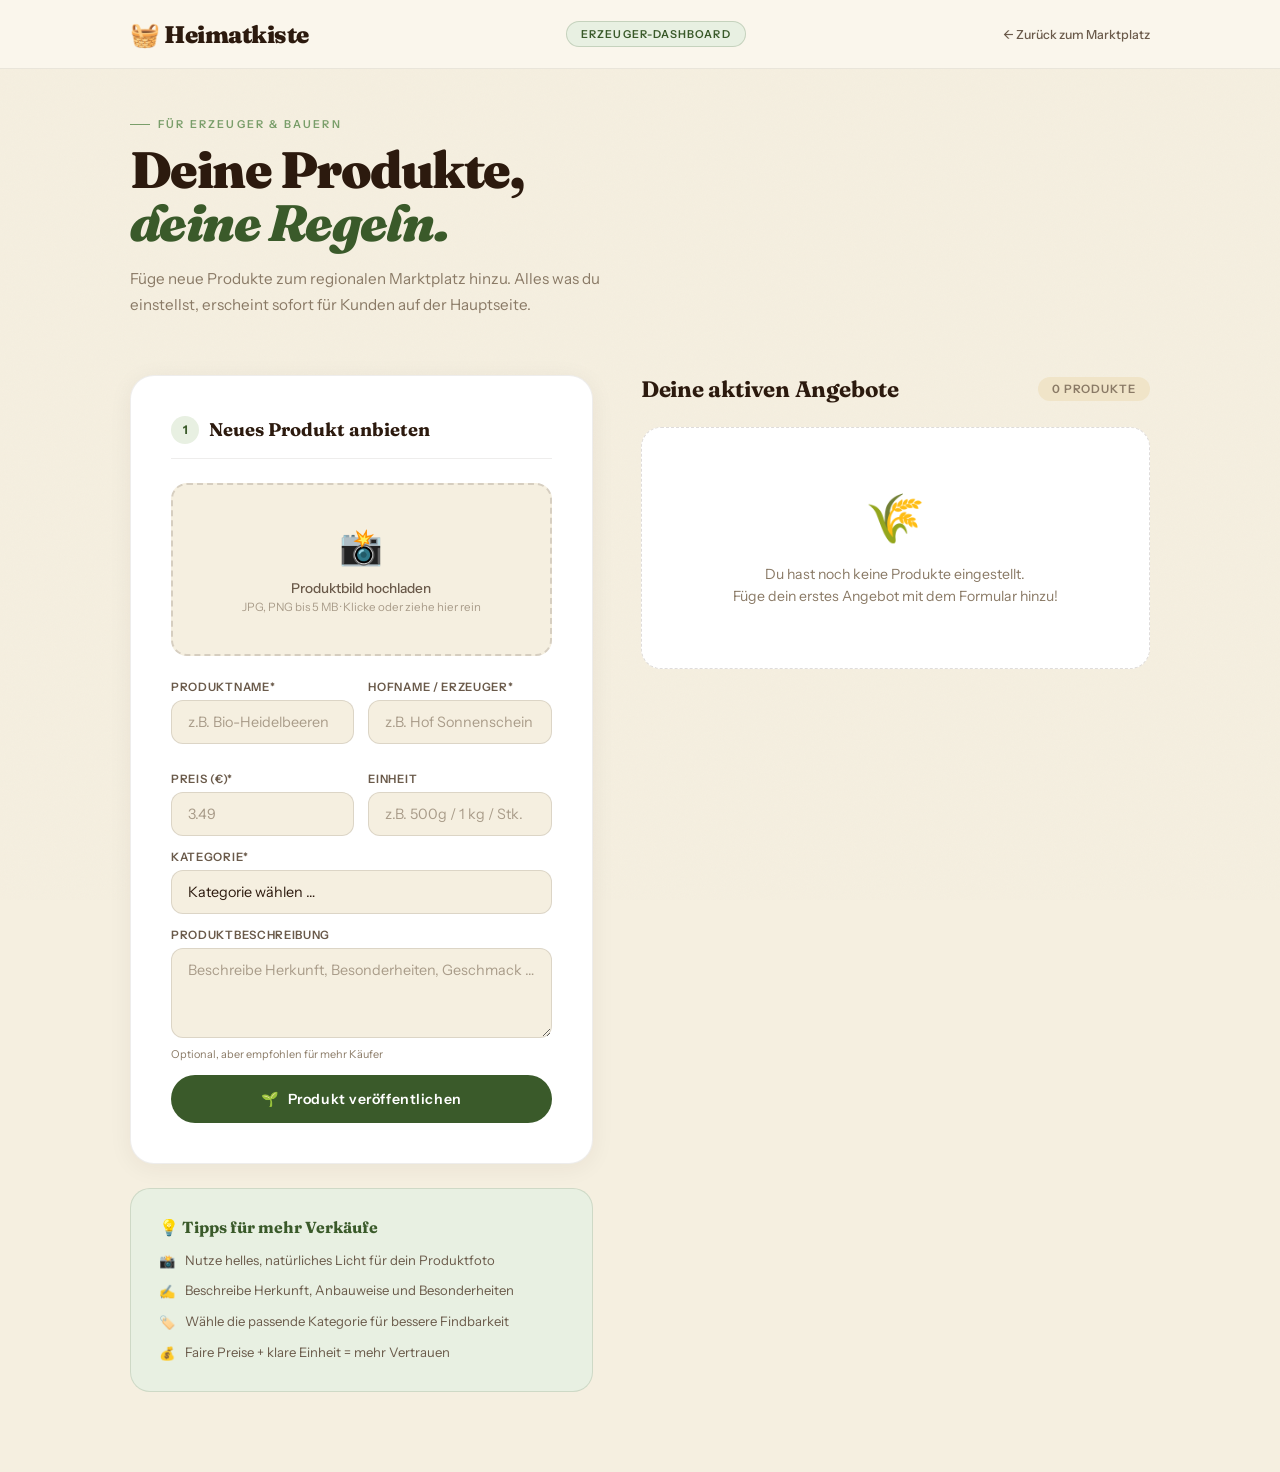
<file: index-farmer.html>
<!DOCTYPE html>
<html lang="de">
<head>
<meta charset="UTF-8">
<meta name="viewport" content="width=device-width, initial-scale=1.0">
<title>Heimatkiste | Erzeuger-Dashboard</title>
<link rel="preconnect" href="https://fonts.googleapis.com">
<link href="https://fonts.googleapis.com/css2?family=Fraunces:ital,opsz,wght@0,9..144,300;0,9..144,700;0,9..144,900;1,9..144,400;1,9..144,700&family=Instrument+Sans:wght@300;400;500;600&display=swap" rel="stylesheet">
<style>
:root{
  --soil:#2c1a0e;--bark:#3d2b1a;--moss:#3a5a2a;--moss2:#4e7a3a;--moss-light:#e8f0e2;
  --sage:#7a9e6a;--straw:#f0e4c8;--cream:#faf6ed;--paper:#f5efe0;
  --wheat:#d4a853;--rust:#b85c38;--chalk:#8a7a66;--chalk2:#6a5a4a;
  --serif:'Fraunces',Georgia,serif;--sans:'Instrument Sans',sans-serif;
  --r:cubic-bezier(0.16,1,0.3,1);
}
*,*::before,*::after{box-sizing:border-box;margin:0;padding:0;}
body{background:var(--paper);color:var(--soil);font-family:var(--sans);min-height:100vh;overflow-x:hidden;}
a{text-decoration:none;color:inherit;}button{cursor:pointer;border:none;font-family:inherit;}
img{display:block;max-width:100%;}

body::before{content:'';position:fixed;inset:0;z-index:0;opacity:.025;
  background-image:url("data:image/svg+xml,%3Csvg xmlns='http://www.w3.org/2000/svg' width='300' height='300'%3E%3Cfilter id='n'%3E%3CfeTurbulence type='fractalNoise' baseFrequency='.75' numOctaves='4' stitchTiles='stitch'/%3E%3C/filter%3E%3Crect width='300' height='300' filter='url(%23n)'/%3E%3C/svg%3E");
  background-size:200px;pointer-events:none;}

/* ── HEADER ── */
header{background:rgba(250,246,237,.96);backdrop-filter:blur(12px);border-bottom:1px solid rgba(44,26,14,.08);position:sticky;top:0;z-index:100;}
.header-inner{max-width:1100px;margin:0 auto;display:flex;align-items:center;justify-content:space-between;padding:0 40px;height:68px;}
.logo{font-family:var(--serif);font-size:1.5rem;font-weight:900;color:var(--soil);display:flex;align-items:center;gap:8px;letter-spacing:-.02em;}
.header-back{font-size:.78rem;font-weight:500;color:var(--chalk2);display:flex;align-items:center;gap:6px;transition:color .2s;}
.header-back:hover{color:var(--moss);}
.header-badge{font-size:.68rem;font-weight:600;letter-spacing:.1em;text-transform:uppercase;color:var(--moss);background:var(--moss-light);border:1px solid rgba(58,90,42,.2);padding:5px 14px;border-radius:100px;}

/* ── LAYOUT ── */
.page{max-width:1100px;margin:0 auto;padding:48px 40px 80px;position:relative;z-index:1;}

/* ── PAGE HERO ── */
.page-hero{margin-bottom:56px;}
.page-eyebrow{font-size:.68rem;font-weight:600;letter-spacing:.2em;text-transform:uppercase;color:var(--sage);margin-bottom:12px;display:flex;align-items:center;gap:8px;}
.page-eyebrow::before{content:'';width:20px;height:1px;background:var(--sage);}
.page-hero h1{font-family:var(--serif);font-size:clamp(2.4rem,4vw,3.8rem);font-weight:900;line-height:1.04;letter-spacing:-.03em;color:var(--soil);margin-bottom:16px;}
.page-hero h1 em{font-style:italic;color:var(--moss);}
.page-hero p{font-size:.95rem;color:var(--chalk);max-width:520px;line-height:1.75;}

/* ── TWO COL ── */
.two-col{display:grid;grid-template-columns:1fr 1.1fr;gap:48px;align-items:start;}

/* ── FORM CARD ── */
.form-card{background:white;border-radius:24px;border:1px solid rgba(44,26,14,.08);padding:40px;box-shadow:0 4px 24px rgba(44,26,14,.06);}
.form-section-title{font-family:var(--serif);font-size:1.15rem;font-weight:700;color:var(--soil);margin-bottom:24px;padding-bottom:14px;border-bottom:1px solid rgba(44,26,14,.08);display:flex;align-items:center;gap:10px;}
.form-section-title span{width:28px;height:28px;border-radius:50%;background:var(--moss-light);color:var(--moss);font-family:var(--sans);font-size:.75rem;font-weight:700;display:flex;align-items:center;justify-content:center;}

/* Upload zone */
.upload-zone{border:2px dashed rgba(44,26,14,.15);border-radius:16px;background:var(--paper);padding:40px 20px;text-align:center;cursor:pointer;transition:all .25s;position:relative;overflow:hidden;margin-bottom:24px;}
.upload-zone:hover{border-color:var(--moss);background:var(--moss-light);}
.upload-zone.has-img{padding:0;aspect-ratio:4/3;border-style:solid;border-color:rgba(44,26,14,.12);}
.upload-zone img{width:100%;height:100%;object-fit:cover;border-radius:14px;}
.upload-hint{pointer-events:none;}
.upload-icon{font-size:2.2rem;margin-bottom:12px;}
.upload-text{font-size:.85rem;font-weight:500;color:var(--chalk2);margin-bottom:4px;}
.upload-sub{font-size:.72rem;color:var(--chalk);opacity:.7;}
.upload-overlay{position:absolute;inset:0;background:rgba(44,26,14,.4);backdrop-filter:blur(2px);display:flex;align-items:center;justify-content:center;opacity:0;transition:opacity .2s;border-radius:14px;}
.upload-zone.has-img:hover .upload-overlay{opacity:1;}
.upload-overlay span{color:white;font-size:.8rem;font-weight:600;}
input[type="file"]{display:none;}

/* Form fields */
.field-group{display:grid;grid-template-columns:1fr 1fr;gap:14px;margin-bottom:14px;}
.field{margin-bottom:14px;}
.field label{font-size:.72rem;font-weight:600;letter-spacing:.06em;text-transform:uppercase;color:var(--chalk2);display:block;margin-bottom:6px;}
.field input,.field select,.field textarea{
  width:100%;background:var(--paper);border:1.5px solid rgba(44,26,14,.12);
  color:var(--soil);font-family:var(--sans);font-size:.9rem;font-weight:400;
  padding:12px 16px;border-radius:12px;outline:none;transition:all .2s;appearance:none;}
.field input:focus,.field select:focus,.field textarea:focus{border-color:var(--moss);background:white;box-shadow:0 0 0 3px rgba(58,90,42,.08);}
.field input::placeholder,.field textarea::placeholder{color:var(--chalk);opacity:.7;}
.field textarea{resize:vertical;min-height:90px;}
.field-hint{font-size:.68rem;color:var(--chalk);margin-top:5px;}

.price-row{display:grid;grid-template-columns:1fr 1fr;gap:14px;}

.submit-btn{
  width:100%;background:var(--moss);color:white;
  font-weight:600;font-size:.88rem;letter-spacing:.04em;
  padding:15px;border-radius:100px;margin-top:8px;
  transition:all .25s var(--r);display:flex;align-items:center;justify-content:center;gap:8px;}
.submit-btn:hover{background:var(--moss2);transform:translateY(-2px);box-shadow:0 12px 28px rgba(58,90,42,.25);}
.submit-btn:active{transform:translateY(0);}
.submit-btn.success{background:#2d6a4f;}

/* ── INVENTORY ── */
.inventory-panel{display:flex;flex-direction:column;gap:0;}
.inv-header{display:flex;align-items:center;justify-content:space-between;margin-bottom:24px;flex-wrap:wrap;gap:12px;}
.inv-header h2{font-family:var(--serif);font-size:1.4rem;font-weight:700;color:var(--soil);letter-spacing:-.01em;}
.inv-count{font-size:.72rem;font-weight:600;letter-spacing:.08em;text-transform:uppercase;color:var(--chalk);background:var(--straw);padding:5px 14px;border-radius:100px;}

.inv-empty{background:white;border-radius:20px;border:1px dashed rgba(44,26,14,.15);padding:60px 30px;text-align:center;color:var(--chalk);}
.inv-empty-icon{font-size:3rem;margin-bottom:16px;}
.inv-empty p{font-size:.88rem;line-height:1.6;}

.inv-item{background:white;border-radius:16px;border:1px solid rgba(44,26,14,.07);display:grid;grid-template-columns:72px 1fr auto;gap:16px;align-items:center;padding:16px 20px;margin-bottom:10px;transition:all .25s;position:relative;overflow:hidden;}
.inv-item::before{content:'';position:absolute;left:0;top:0;bottom:0;width:3px;background:var(--moss);opacity:0;transition:opacity .2s;}
.inv-item:hover{box-shadow:0 4px 20px rgba(44,26,14,.08);border-color:rgba(44,26,14,.12);}
.inv-item:hover::before{opacity:1;}
.inv-item-img{width:72px;height:72px;border-radius:12px;object-fit:cover;background:var(--paper);}
.inv-item-info{}
.inv-item-name{font-weight:600;font-size:.92rem;color:var(--soil);margin-bottom:3px;}
.inv-item-meta{display:flex;align-items:center;gap:8px;flex-wrap:wrap;}
.inv-cat-tag{font-size:.62rem;font-weight:600;letter-spacing:.08em;text-transform:uppercase;color:var(--moss);background:var(--moss-light);padding:3px 10px;border-radius:100px;}
.inv-price{font-family:var(--serif);font-size:.95rem;font-weight:700;color:var(--soil);}
.inv-farm{font-size:.72rem;color:var(--chalk);}
.inv-actions{display:flex;gap:8px;}
.inv-del-btn{width:34px;height:34px;border-radius:50%;background:rgba(184,92,56,.08);border:1px solid rgba(184,92,56,.15);color:var(--rust);font-size:.85rem;display:flex;align-items:center;justify-content:center;transition:all .2s;}
.inv-del-btn:hover{background:var(--rust);color:white;border-color:var(--rust);}

/* ── TIPS BOX ── */
.tips-box{background:var(--moss-light);border:1px solid rgba(58,90,42,.15);border-radius:20px;padding:28px;margin-top:24px;}
.tips-box h4{font-family:var(--serif);font-size:1rem;font-weight:700;color:var(--moss);margin-bottom:14px;display:flex;align-items:center;gap:8px;}
.tips-list{display:flex;flex-direction:column;gap:10px;}
.tip-row{display:flex;gap:10px;font-size:.82rem;color:var(--chalk2);line-height:1.5;}
.tip-icon{flex-shrink:0;margin-top:1px;}

/* ── TOAST ── */
.toast{position:fixed;bottom:28px;left:50%;transform:translateX(-50%) translateY(80px);background:var(--soil);color:var(--straw);font-size:.82rem;font-weight:500;padding:12px 24px;border-radius:100px;z-index:999;transition:transform .35s var(--r),opacity .35s;opacity:0;white-space:nowrap;display:flex;align-items:center;gap:8px;pointer-events:none;}
.toast.show{transform:translateX(-50%) translateY(0);opacity:1;}

/* ── RESPONSIVE ── */
@media(max-width:900px){
  .two-col{grid-template-columns:1fr;}
  .page{padding:32px 20px 60px;}
  .header-inner{padding:0 20px;}
}
</style>
</head>
<body>

<!-- HEADER -->
<header>
  <div class="header-inner">
    <a href="heimatkiste.html" class="logo">🧺 Heimatkiste</a>
    <span class="header-badge">Erzeuger-Dashboard</span>
    <a href="heimatkiste.html" class="header-back">← Zurück zum Marktplatz</a>
  </div>
</header>

<!-- PAGE BODY -->
<div class="page">

  <!-- Page Hero -->
  <div class="page-hero">
    <div class="page-eyebrow">Für Erzeuger & Bauern</div>
    <h1>Deine Produkte,<br><em>deine Regeln.</em></h1>
    <p>Füge neue Produkte zum regionalen Marktplatz hinzu. Alles was du einstellst, erscheint sofort für Kunden auf der Hauptseite.</p>
  </div>

  <div class="two-col">

    <!-- LEFT: FORM -->
    <div>
      <div class="form-card">
        <div class="form-section-title"><span>1</span> Neues Produkt anbieten</div>

        <!-- Upload -->
        <div class="upload-zone" id="uploadZone" onclick="document.getElementById('imgInput').click()">
          <div class="upload-hint">
            <div class="upload-icon">📸</div>
            <div class="upload-text">Produktbild hochladen</div>
            <div class="upload-sub">JPG, PNG bis 5 MB · Klicke oder ziehe hier rein</div>
          </div>
          <div class="upload-overlay"><span>📸 Bild ändern</span></div>
          <input type="file" id="imgInput" accept="image/*">
        </div>

        <form id="productForm">
          <div class="field-group">
            <div class="field">
              <label>Produktname*</label>
              <input type="text" id="fName" placeholder="z.B. Bio-Heidelbeeren" required>
            </div>
            <div class="field">
              <label>Hofname / Erzeuger*</label>
              <input type="text" id="fFarm" placeholder="z.B. Hof Sonnenschein" required>
            </div>
          </div>

          <div class="price-row">
            <div class="field">
              <label>Preis (€)*</label>
              <input type="number" id="fPrice" step="0.01" min="0.01" placeholder="3.49" required>
            </div>
            <div class="field">
              <label>Einheit</label>
              <input type="text" id="fUnit" placeholder="z.B. 500g / 1 kg / Stk.">
            </div>
          </div>

          <div class="field">
            <label>Kategorie*</label>
            <select id="fCat" required>
              <option value="">Kategorie wählen …</option>
              <option value="Obst">🍎 Obst</option>
              <option value="Gemüse">🥦 Gemüse</option>
              <option value="Milchprodukte">🥛 Milchprodukte</option>
              <option value="Eier & Honig">🍯 Eier & Honig</option>
              <option value="Fleisch">🥩 Fleisch & Wurst</option>
              <option value="Brot & Backwaren">🍞 Brot & Backwaren</option>
              <option value="Sonstiges">🌾 Sonstiges</option>
            </select>
          </div>

          <div class="field">
            <label>Produktbeschreibung</label>
            <textarea id="fDesc" placeholder="Beschreibe Herkunft, Besonderheiten, Geschmack …"></textarea>
            <div class="field-hint">Optional, aber empfohlen für mehr Käufer</div>
          </div>

          <button type="submit" class="submit-btn" id="submitBtn">
            <span>🌱</span> Produkt veröffentlichen
          </button>
        </form>
      </div>

      <!-- Tips -->
      <div class="tips-box">
        <h4>💡 Tipps für mehr Verkäufe</h4>
        <div class="tips-list">
          <div class="tip-row"><span class="tip-icon">📸</span><span>Nutze helles, natürliches Licht für dein Produktfoto</span></div>
          <div class="tip-row"><span class="tip-icon">✍️</span><span>Beschreibe Herkunft, Anbauweise und Besonderheiten</span></div>
          <div class="tip-row"><span class="tip-icon">🏷️</span><span>Wähle die passende Kategorie für bessere Findbarkeit</span></div>
          <div class="tip-row"><span class="tip-icon">💰</span><span>Faire Preise + klare Einheit = mehr Vertrauen</span></div>
        </div>
      </div>
    </div>

    <!-- RIGHT: INVENTORY -->
    <div class="inventory-panel">
      <div class="inv-header">
        <h2>Deine aktiven Angebote</h2>
        <span class="inv-count" id="invCount">0 Produkte</span>
      </div>
      <div id="invList"></div>
    </div>

  </div>
</div>

<div class="toast" id="toast"></div>

<script>
/* ══════════════════════════════
   STATE
══════════════════════════════ */
let imgDataUrl = null;

/* ── Upload ── */
const zone = document.getElementById('uploadZone');
const input = document.getElementById('imgInput');

input.addEventListener('change', e => {
  const file = e.target.files[0];
  if(!file) return;
  const reader = new FileReader();
  reader.onload = ev => {
    imgDataUrl = ev.target.result;
    zone.innerHTML = `
      <img src="${imgDataUrl}" alt="Vorschau" style="width:100%;height:100%;object-fit:cover;border-radius:14px;">
      <div class="upload-overlay"><span>📸 Bild ändern</span></div>`;
    zone.classList.add('has-img');
    zone.onclick = () => input.click();
  };
  reader.readAsDataURL(file);
});

// Drag & drop
zone.addEventListener('dragover', e => { e.preventDefault(); zone.style.borderColor='var(--moss)'; });
zone.addEventListener('dragleave', () => { zone.style.borderColor=''; });
zone.addEventListener('drop', e => {
  e.preventDefault();
  zone.style.borderColor = '';
  const file = e.dataTransfer.files[0];
  if(!file || !file.type.startsWith('image/')) return;
  input.files = e.dataTransfer.files;
  input.dispatchEvent(new Event('change'));
});

/* ── Toast ── */
function toast(msg, icon='✓') {
  const t = document.getElementById('toast');
  t.innerHTML = `<span>${icon}</span> ${msg}`;
  t.classList.add('show');
  clearTimeout(t._t);
  t._t = setTimeout(() => t.classList.remove('show'), 2800);
}

/* ── Form Submit ── */
document.getElementById('productForm').addEventListener('submit', e => {
  e.preventDefault();
  const name = document.getElementById('fName').value.trim();
  const farmer = document.getElementById('fFarm').value.trim();
  const price = parseFloat(document.getElementById('fPrice').value);
  const unit = document.getElementById('fUnit').value.trim() || 'Stk.';
  const category = document.getElementById('fCat').value;
  const desc = document.getElementById('fDesc').value.trim();

  if(!name || !farmer || !price || !category) {
    toast('Bitte alle Pflichtfelder ausfüllen.', '⚠️'); return;
  }

  const img = imgDataUrl || `https://images.unsplash.com/photo-1535914254981-b5012eebbd15?w=600&q=80`;
  const stored = JSON.parse(localStorage.getItem('farmerProducts') || '[]');
  stored.push({ name, farmer, price, unit, category, desc, img, addedAt: Date.now() });
  localStorage.setItem('farmerProducts', JSON.stringify(stored));

  // Reset form
  document.getElementById('productForm').reset();
  imgDataUrl = null;
  zone.className = 'upload-zone';
  zone.innerHTML = `
    <div class="upload-hint">
      <div class="upload-icon">📸</div>
      <div class="upload-text">Produktbild hochladen</div>
      <div class="upload-sub">JPG, PNG bis 5 MB · Klicke oder ziehe hier rein</div>
    </div>
    <div class="upload-overlay"><span>📸 Bild ändern</span></div>
    <input type="file" id="imgInput" accept="image/*">`;
  document.getElementById('imgInput').addEventListener('change', e => {
    const file = e.target.files[0];
    if(!file) return;
    const reader = new FileReader();
    reader.onload = ev => {
      imgDataUrl = ev.target.result;
      zone.innerHTML = `<img src="${imgDataUrl}" style="width:100%;height:100%;object-fit:cover;border-radius:14px;">
        <div class="upload-overlay"><span>📸 Bild ändern</span></div>`;
      zone.classList.add('has-img');
    };
    reader.readAsDataURL(file);
  });

  const btn = document.getElementById('submitBtn');
  btn.innerHTML = '<span>✅</span> Veröffentlicht!';
  btn.classList.add('success');
  setTimeout(() => {
    btn.innerHTML = '<span>🌱</span> Produkt veröffentlichen';
    btn.classList.remove('success');
  }, 2500);

  toast(`${name} wurde veröffentlicht!`, '🌱');
  renderInventory();
});

/* ── Delete ── */
function deleteProduct(index) {
  const stored = JSON.parse(localStorage.getItem('farmerProducts') || '[]');
  const name = stored[index]?.name || 'Produkt';
  stored.splice(index, 1);
  localStorage.setItem('farmerProducts', JSON.stringify(stored));
  toast(`${name} gelöscht.`, '🗑️');
  renderInventory();
}

/* ── Render Inventory ── */
function renderInventory() {
  const stored = JSON.parse(localStorage.getItem('farmerProducts') || '[]');
  const list = document.getElementById('invList');
  document.getElementById('invCount').textContent = `${stored.length} Produkt${stored.length!==1?'e':''}`;

  if(!stored.length) {
    list.innerHTML = `
      <div class="inv-empty">
        <div class="inv-empty-icon">🌾</div>
        <p>Du hast noch keine Produkte eingestellt.<br>Füge dein erstes Angebot mit dem Formular hinzu!</p>
      </div>`;
    return;
  }

  list.innerHTML = stored.slice().reverse().map((p, ri) => {
    const realIndex = stored.length - 1 - ri;
    const fmt = n => parseFloat(n).toFixed(2).replace('.',',') + ' €';
    return `
      <div class="inv-item">
        <img class="inv-item-img" src="${p.img}" alt="${p.name}">
        <div class="inv-item-info">
          <div class="inv-item-name">${p.name}</div>
          <div class="inv-item-meta">
            <span class="inv-cat-tag">${p.category}</span>
            <span class="inv-price">${fmt(p.price)} / ${p.unit||'Stk.'}</span>
          </div>
          <div class="inv-farm">von ${p.farmer}</div>
        </div>
        <div class="inv-actions">
          <button class="inv-del-btn" onclick="deleteProduct(${realIndex})" title="Löschen">🗑</button>
        </div>
      </div>`;
  }).join('');
}

renderInventory();
</script>
</body>
</html>
</file>
